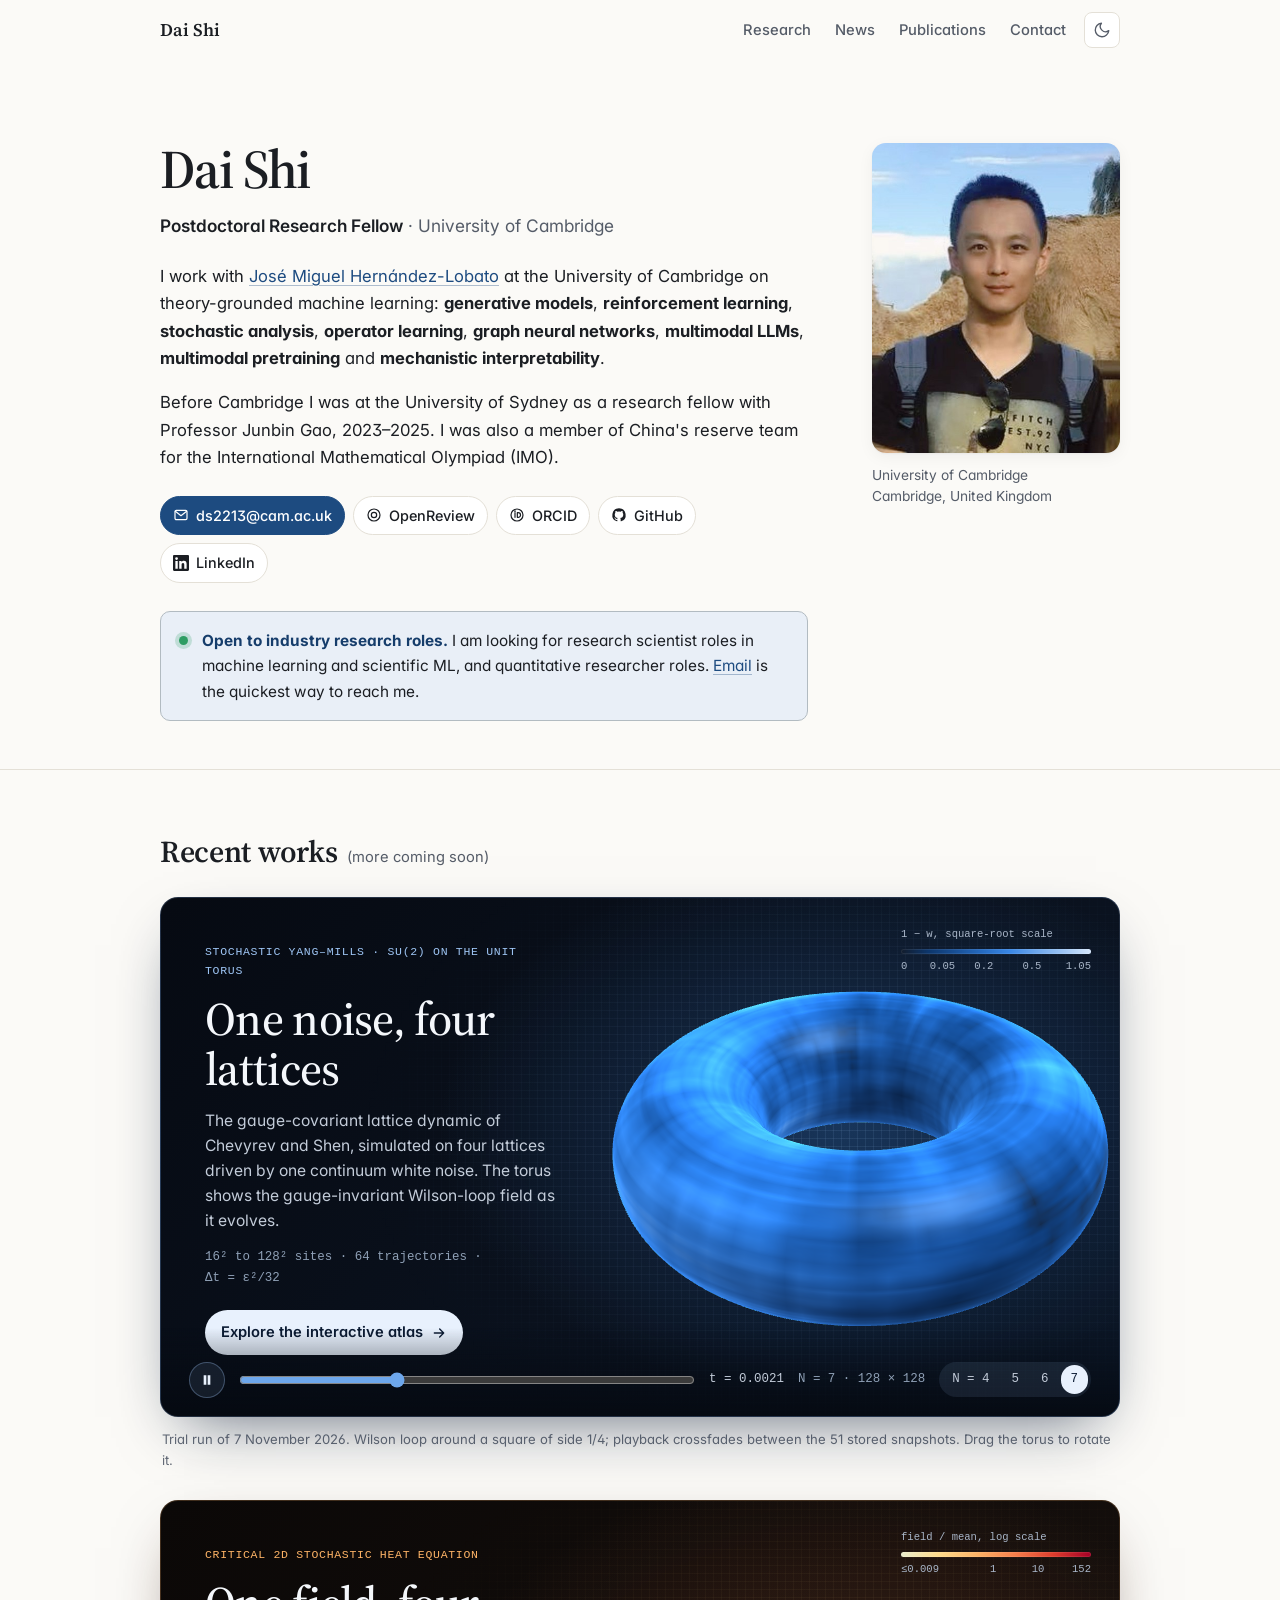
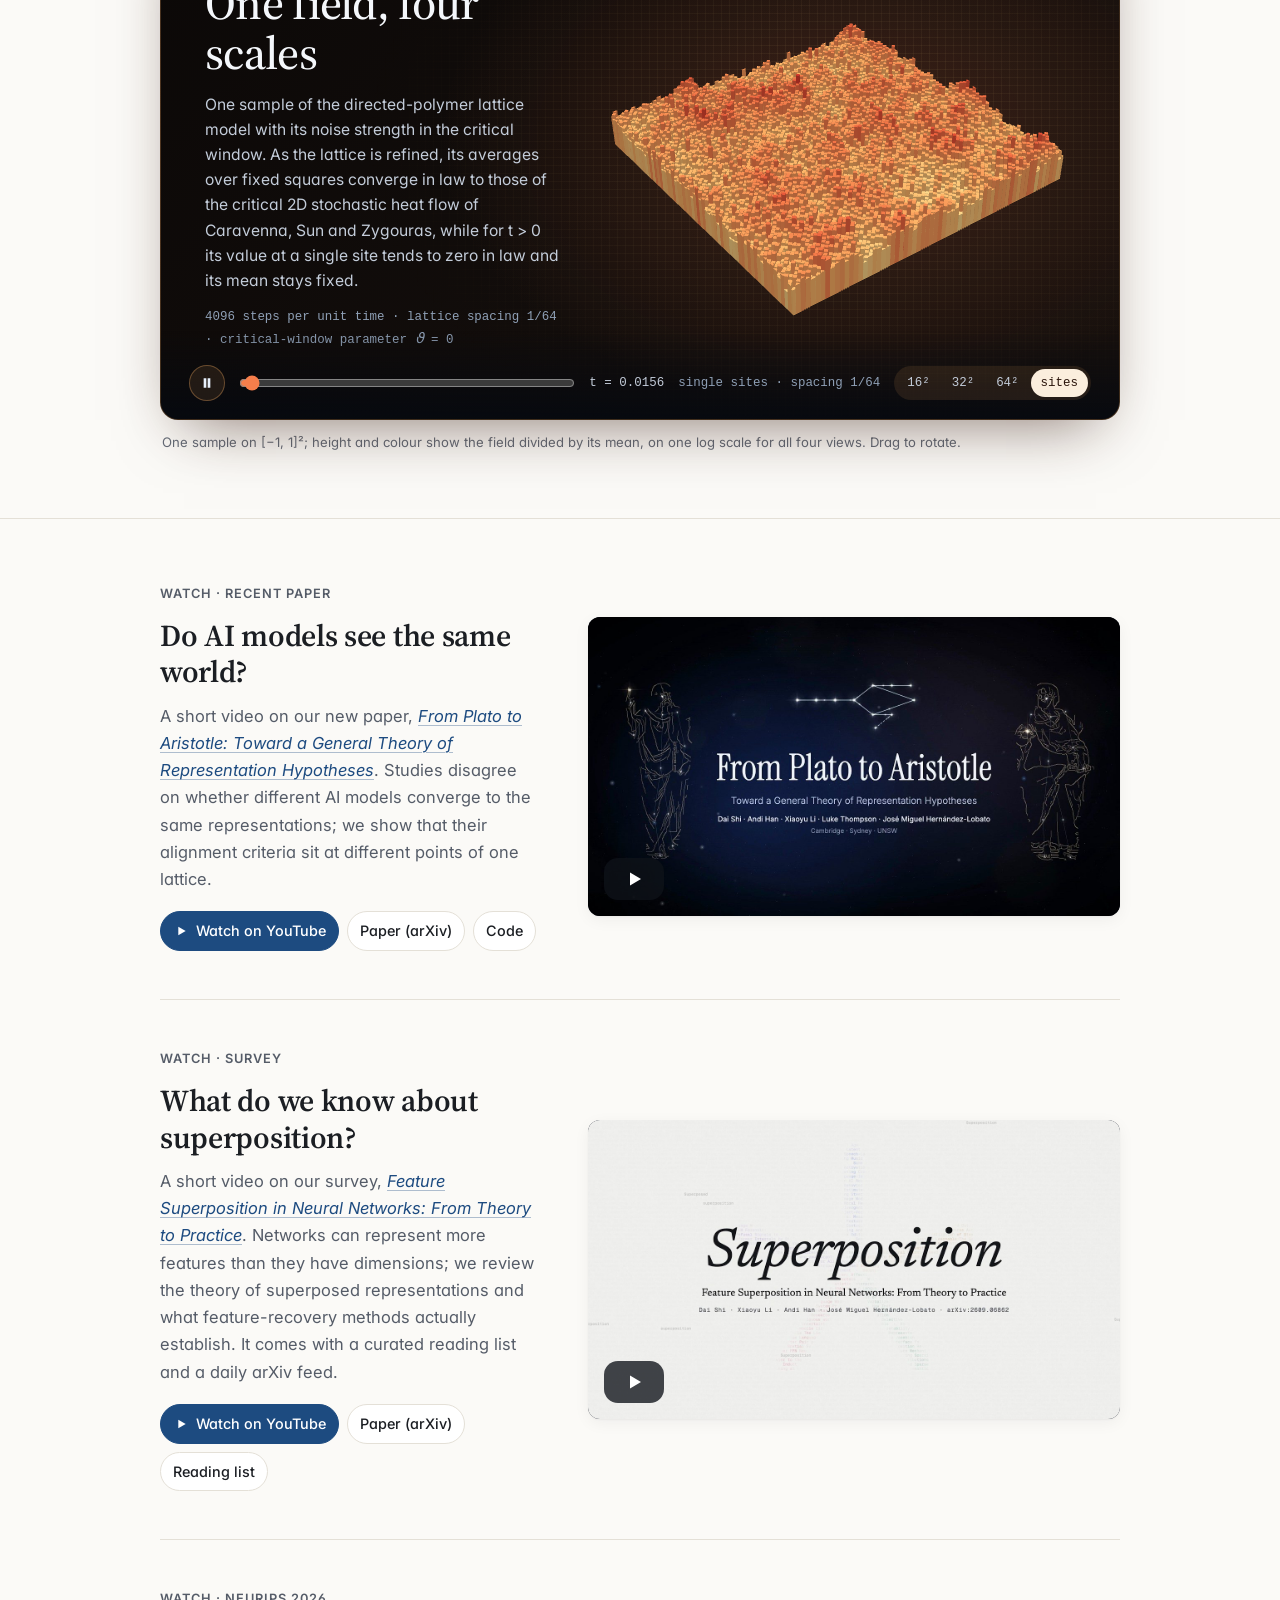
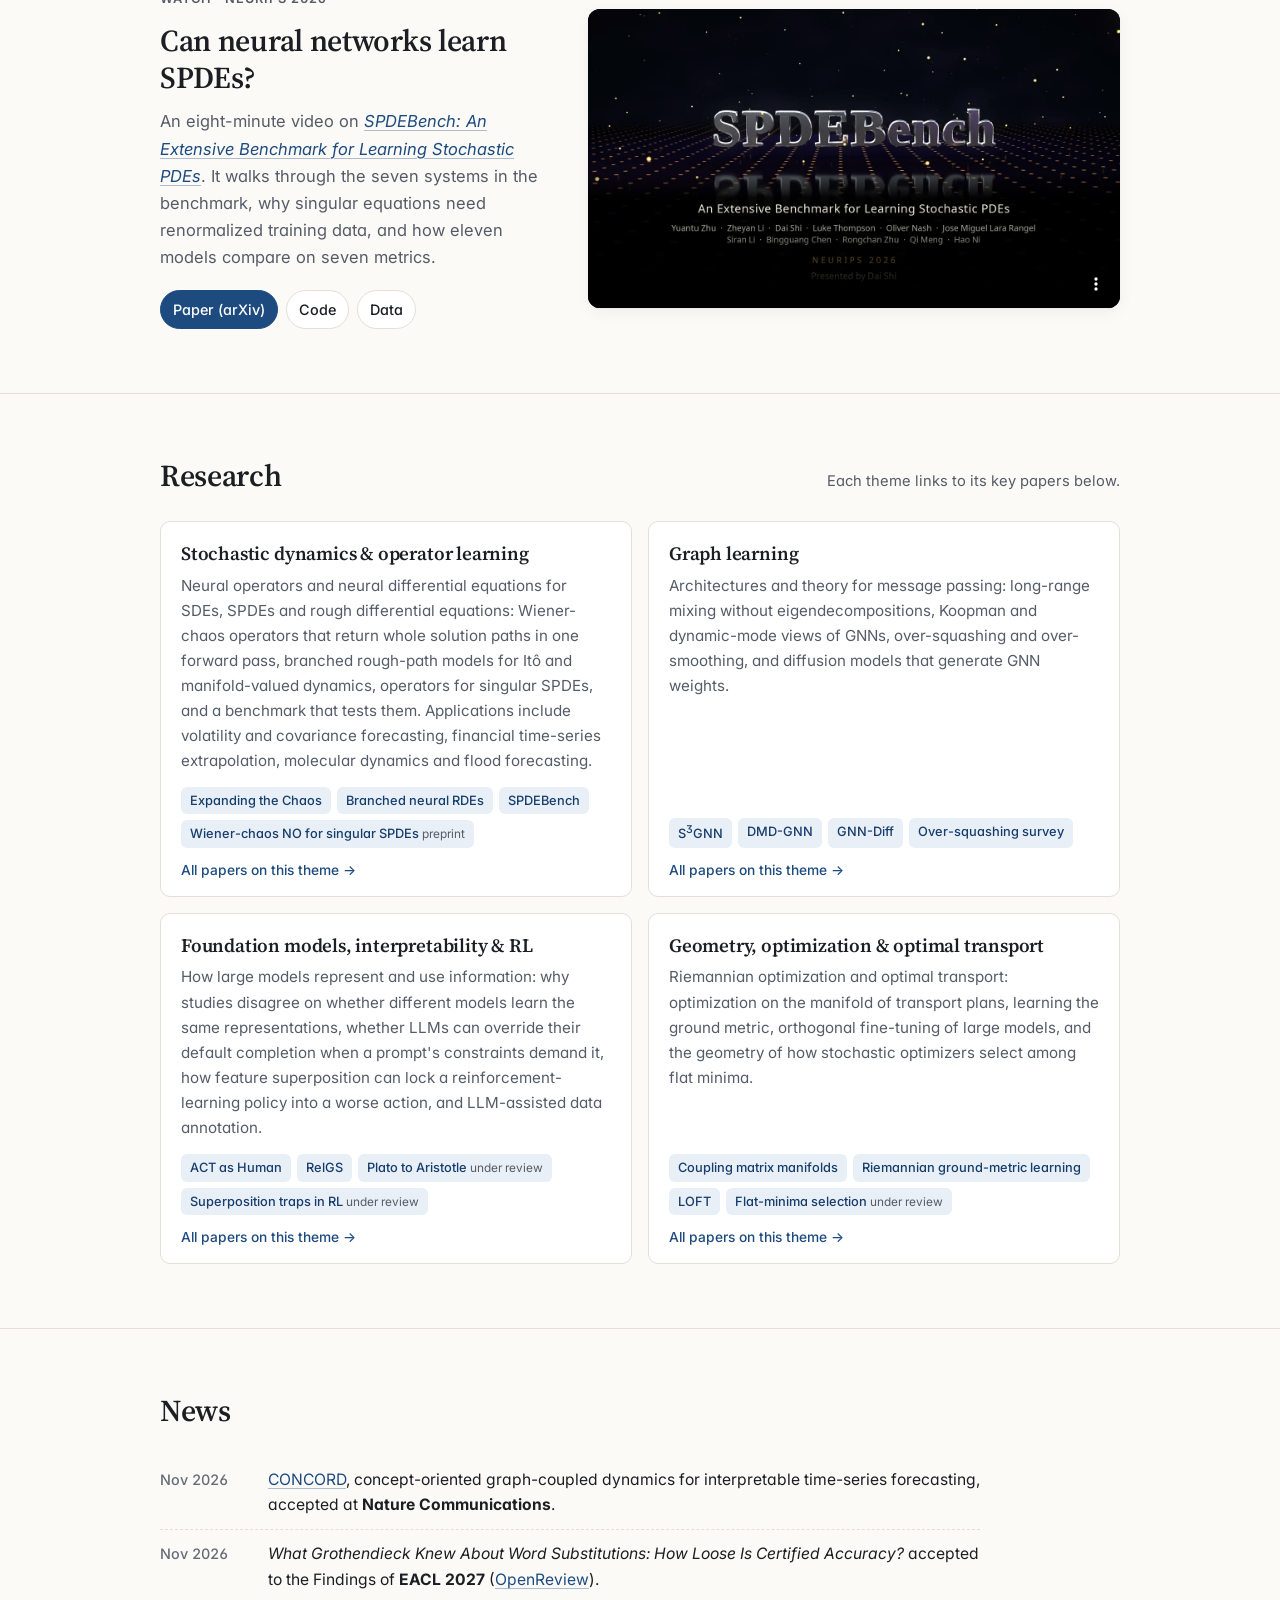
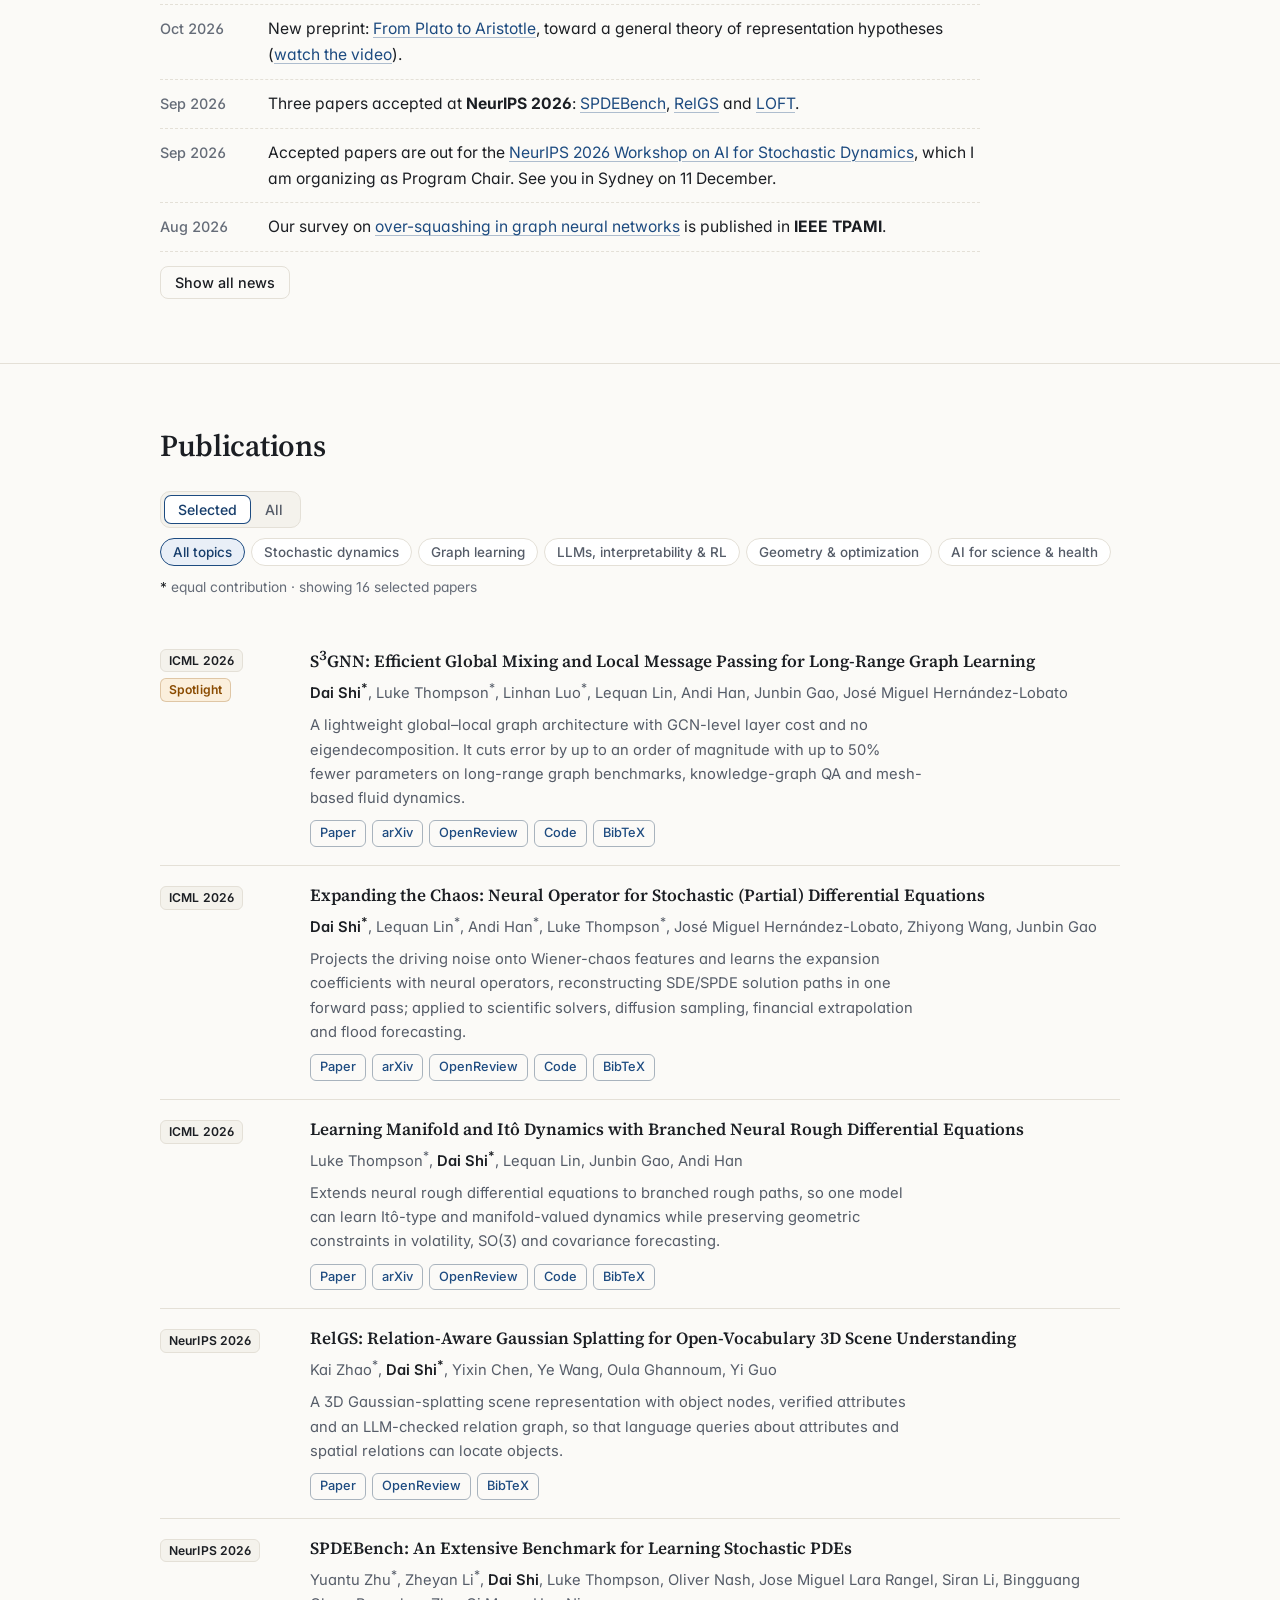
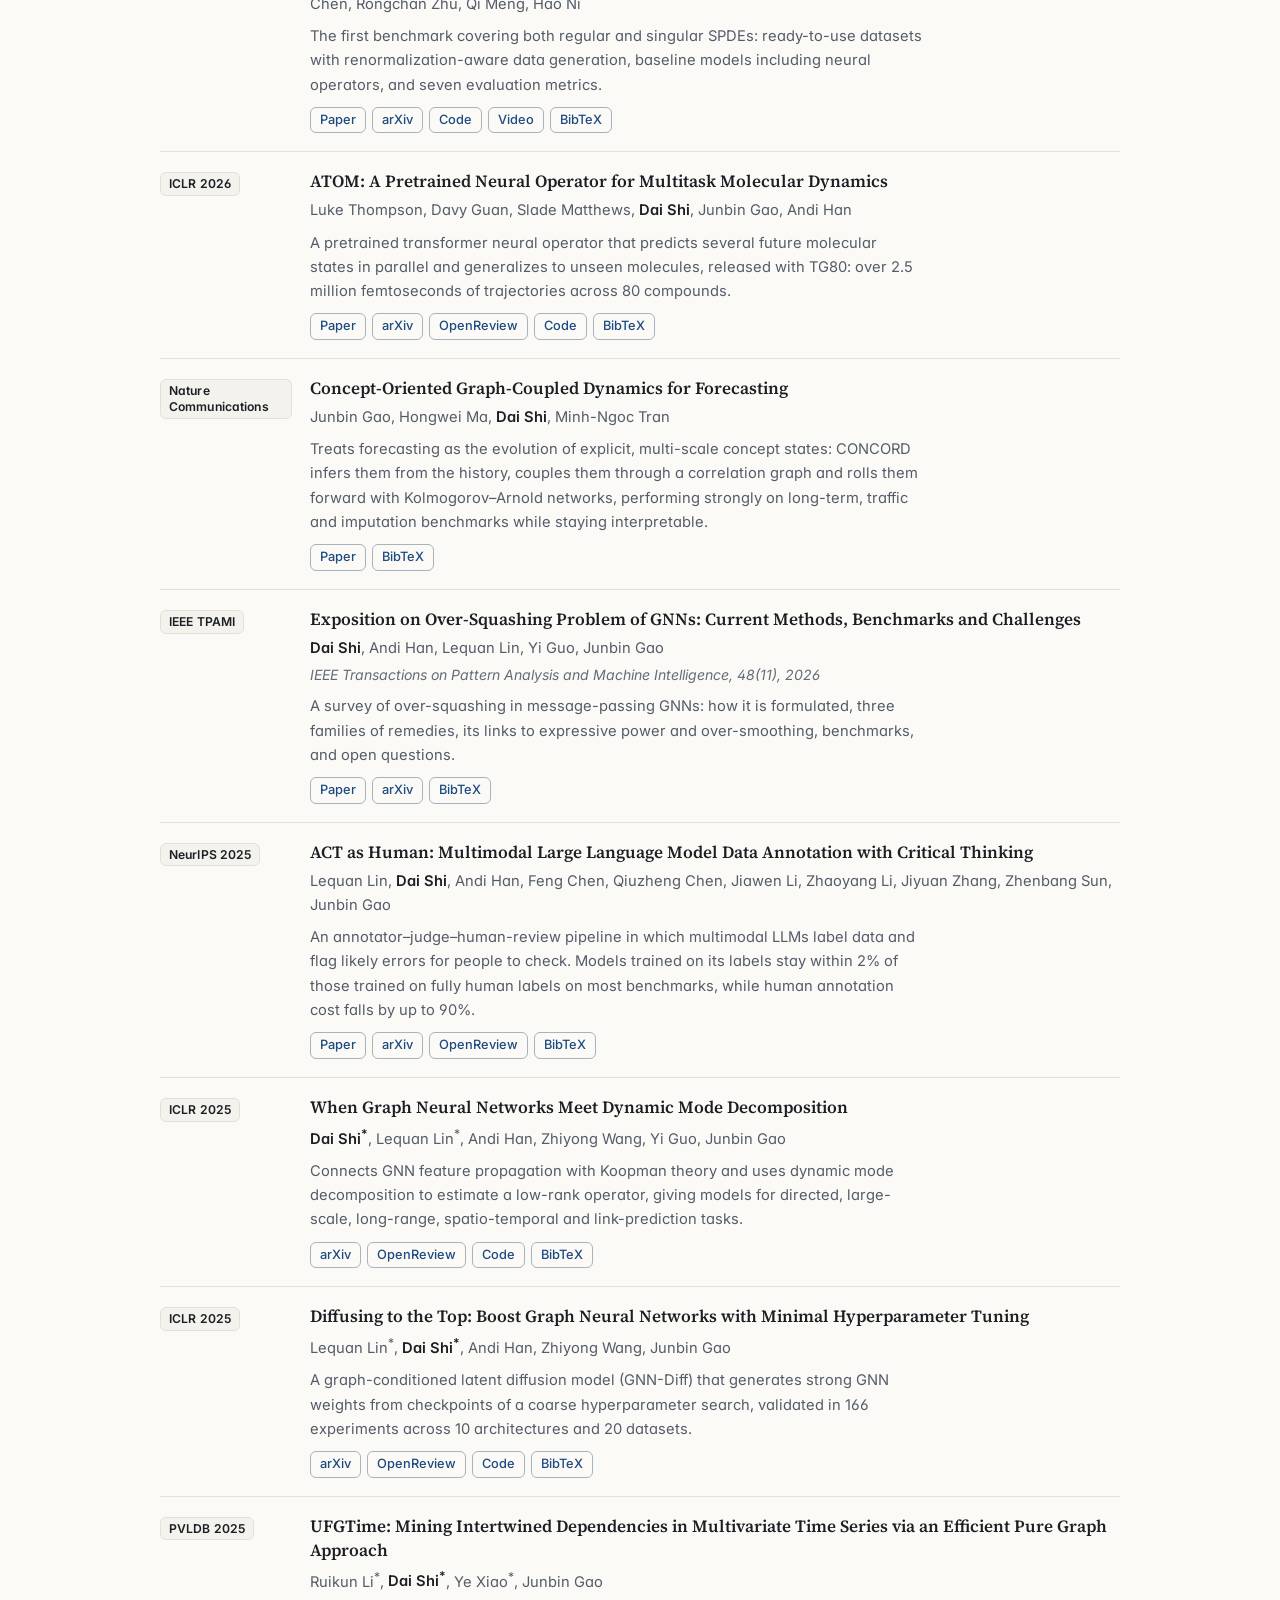
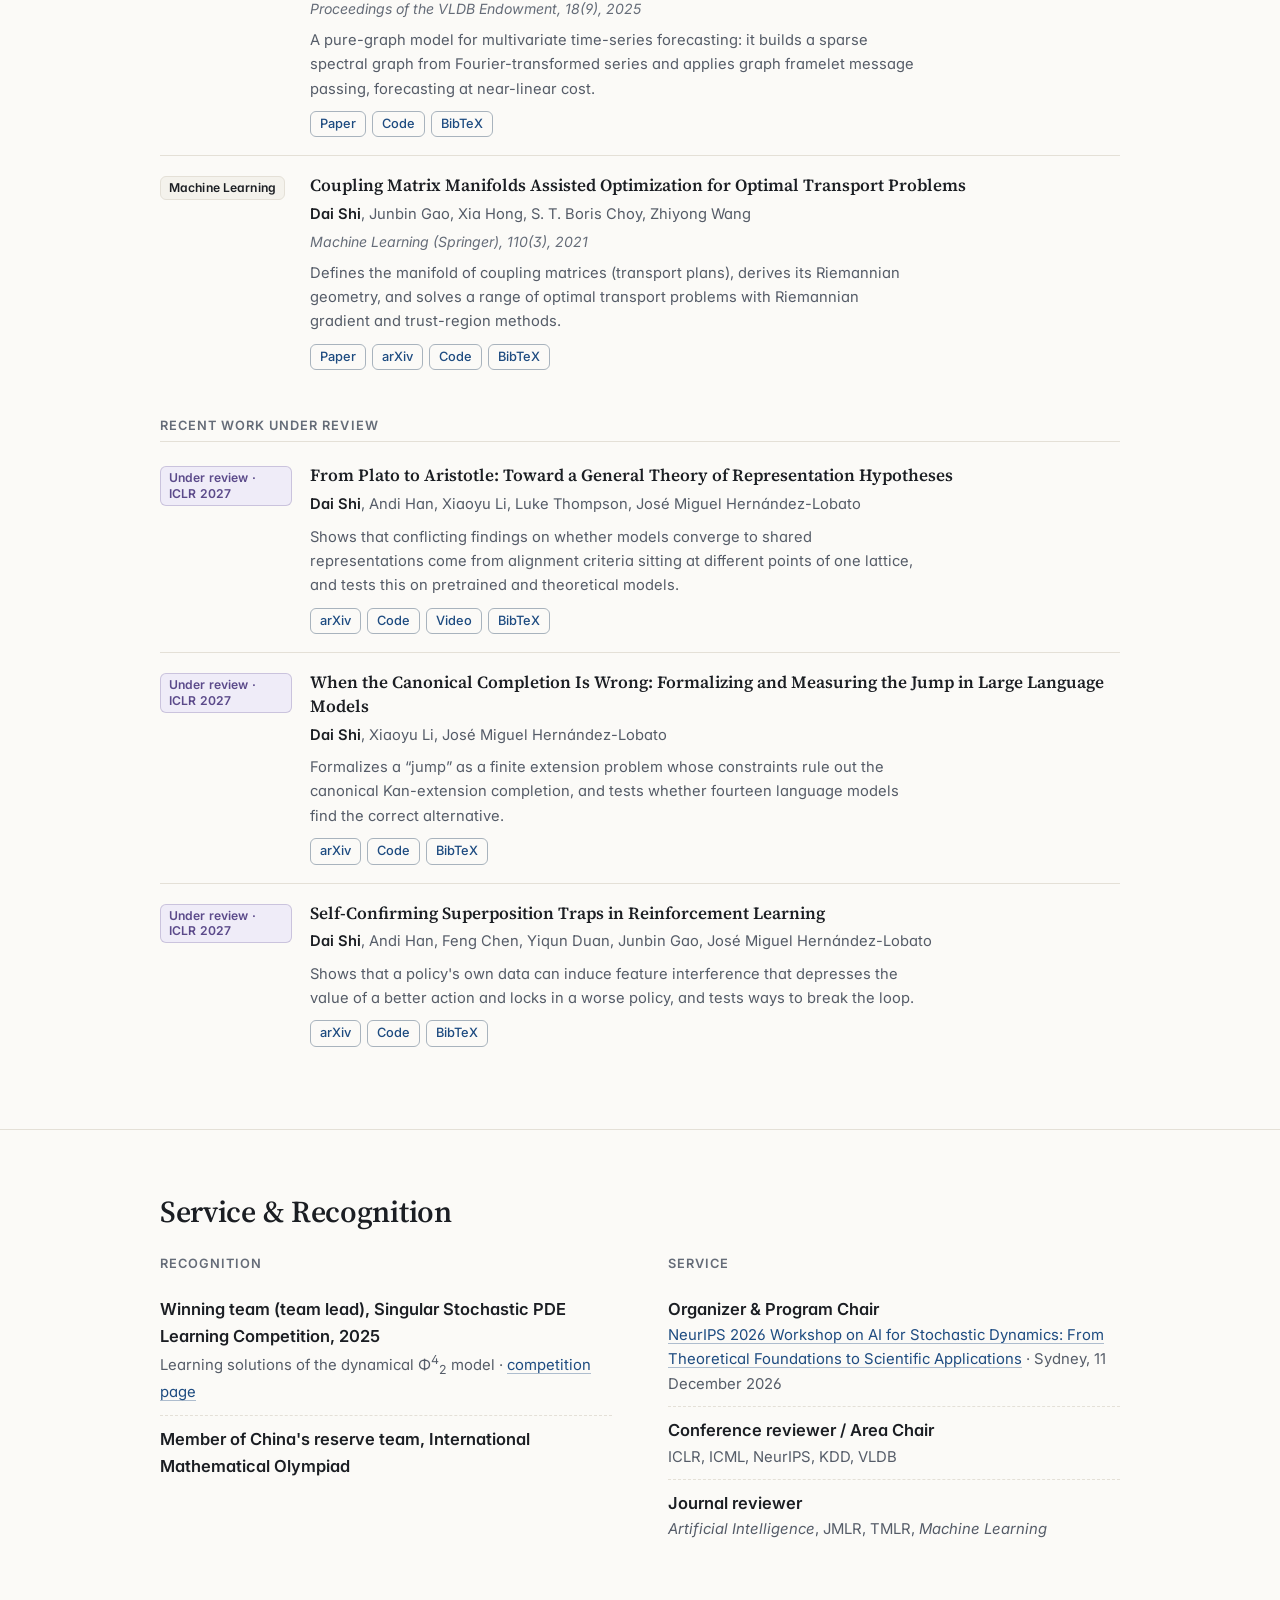
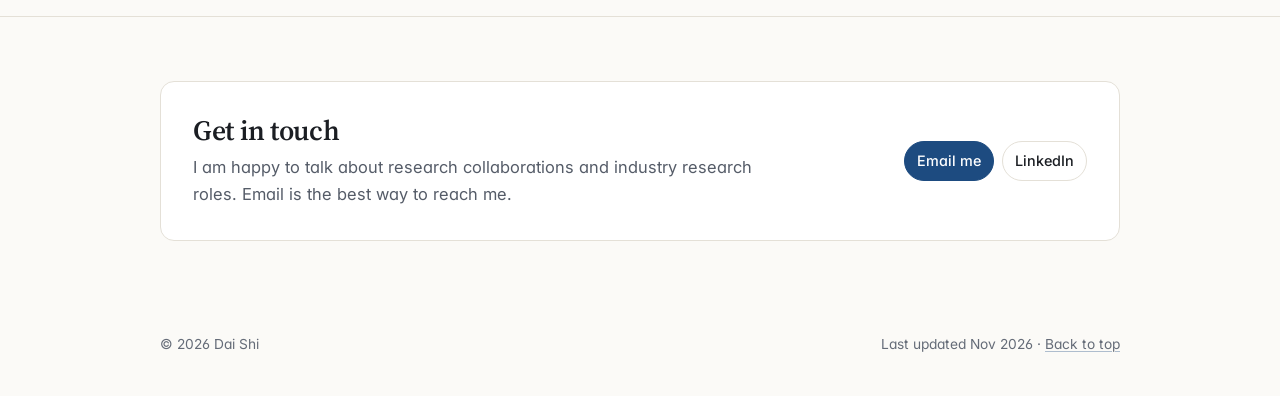
<file: index.html>
<!doctype html>
<html lang="en">
<head>
  <meta charset="utf-8">
  <meta name="viewport" content="width=device-width, initial-scale=1">
  <title>Dai Shi</title>
  <meta name="description" content="Dai Shi (Ethan Shi), machine learning postdoc at the University of Cambridge working on generative models, RL, operator learning, GNNs, multimodal LLMs and interpretability.">
  <meta name="author" content="Dai Shi">
  <link rel="canonical" href="https://eethanshi.github.io/">

  <meta property="og:type" content="profile">
  <meta property="og:title" content="Dai Shi">
  <meta property="og:description" content="Machine learning postdoc at the University of Cambridge: generative models, RL, operator learning, GNNs, multimodal LLMs and interpretability.">
  <meta property="og:url" content="https://eethanshi.github.io/">
  <meta property="og:image" content="https://eethanshi.github.io/assets/img/profile-square.jpg">
  <meta property="profile:first_name" content="Dai">
  <meta property="profile:last_name" content="Shi">
  <meta name="twitter:card" content="summary">

  <link rel="icon" href="assets/img/favicon.svg" type="image/svg+xml">
  <link rel="apple-touch-icon" href="assets/img/apple-touch-icon.png">

  <link rel="preconnect" href="https://fonts.googleapis.com">
  <link rel="preconnect" href="https://fonts.gstatic.com" crossorigin>
  <link rel="stylesheet" href="https://fonts.googleapis.com/css2?family=Inter:wght@400;500;600&family=Source+Serif+4:wght@400;600&display=swap">
  <link rel="stylesheet" href="assets/css/style.css?v=20261125b">

  <script>
    // Apply a saved theme before first paint to avoid a flash.
    (function () {
      try {
        var t = localStorage.getItem("theme");
        if (t === "light" || t === "dark") document.documentElement.setAttribute("data-theme", t);
      } catch (e) {}
    })();
  </script>

  <script type="application/ld+json">
  {
    "@context": "https://schema.org",
    "@type": "Person",
    "name": "Dai Shi",
    "alternateName": ["Ethan Shi", "Dai (Ethan) Shi"],
    "jobTitle": "Postdoctoral Research Fellow",
    "affiliation": { "@type": "CollegeOrUniversity", "name": "University of Cambridge" },
    "alumniOf": [
      { "@type": "CollegeOrUniversity", "name": "University of Sydney" },
      { "@type": "CollegeOrUniversity", "name": "University of Hong Kong" },
      { "@type": "CollegeOrUniversity", "name": "University of Oxford" }
    ],
    "email": "mailto:ds2213@cam.ac.uk",
    "url": "https://eethanshi.github.io/",
    "image": "https://eethanshi.github.io/assets/img/profile-square.jpg",
    "knowsAbout": ["Generative models", "Reinforcement learning", "Stochastic analysis", "Operator learning", "Neural operators", "Stochastic partial differential equations", "Graph neural networks", "Multimodal large language models", "Mechanistic interpretability", "Optimal transport"],
    "sameAs": [
      "https://openreview.net/profile?id=~Dai_Shi1",
      "https://orcid.org/0000-0002-6600-4325",
      "https://uk.linkedin.com/in/ethan-shi2213",
      "https://github.com/EEthanShi"
    ]
  }
  </script>
</head>
<body>
  <div class="sky" aria-hidden="true"><canvas class="sky-field"></canvas><canvas class="sky-glints"></canvas></div>
  <a class="skip-link" href="#main">Skip to content</a>

  <header class="site-header" id="top">
    <div class="wrap">
      <a class="brand" href="#top">Dai Shi</a>
      <div class="header-actions">
        <nav class="nav" id="site-nav" aria-label="Sections">
          <a href="#research">Research</a>
          <a href="#news">News</a>
          <a href="#publications">Publications</a>
          <a href="#contact">Contact</a>
        </nav>
        <button class="icon-btn theme-toggle" type="button" aria-label="Dark mode" aria-pressed="false">
          <svg class="icon-moon" viewBox="0 0 24 24" fill="none" stroke="currentColor" stroke-width="1.8" stroke-linecap="round" stroke-linejoin="round" aria-hidden="true"><path d="M21 12.8A9 9 0 1 1 11.2 3a7 7 0 0 0 9.8 9.8z"/></svg>
          <svg class="icon-sun" viewBox="0 0 24 24" fill="none" stroke="currentColor" stroke-width="1.8" stroke-linecap="round" stroke-linejoin="round" aria-hidden="true"><circle cx="12" cy="12" r="4.2"/><path d="M12 2v2M12 20v2M4.9 4.9l1.4 1.4M17.7 17.7l1.4 1.4M2 12h2M20 12h2M4.9 19.1l1.4-1.4M17.7 6.3l1.4-1.4"/></svg>
        </button>
        <button class="icon-btn menu-toggle" type="button" aria-label="Open menu" aria-controls="site-nav" aria-expanded="false">
          <svg viewBox="0 0 24 24" fill="none" stroke="currentColor" stroke-width="1.8" stroke-linecap="round" aria-hidden="true"><path d="M4 7h16M4 12h16M4 17h16"/></svg>
        </button>
      </div>
    </div>
  </header>

  <main id="main">

    <!-- ===== About ===== -->
    <section class="hero" id="about" aria-labelledby="name">
      <div class="wrap">
        <div class="hero-text">
          <h1 id="name">Dai Shi</h1>
          <p class="role"><strong>Postdoctoral Research Fellow</strong> · University of Cambridge</p>

          <div class="lede">
            <p>
              I work with <a href="https://jmhl.org/">José Miguel Hernández-Lobato</a> at the University of Cambridge on
              theory-grounded machine learning: <strong>generative models</strong>, <strong>reinforcement learning</strong>,
              <strong>stochastic analysis</strong>, <strong>operator learning</strong>, <strong>graph neural networks</strong>,
              <strong>multimodal LLMs</strong>, <strong>multimodal pretraining</strong> and
              <strong>mechanistic interpretability</strong>.
            </p>
            <p>
              Before Cambridge I was at the University of Sydney as a research fellow with Professor Junbin Gao,
              2023–2025. I was also a member of China's reserve team for the International Mathematical Olympiad (IMO).
            </p>
          </div>

          <ul class="links" aria-label="Profiles and contact">
            <li><a class="primary" href="mailto:ds2213@cam.ac.uk">
              <svg viewBox="0 0 24 24" fill="none" stroke="currentColor" stroke-width="1.8" stroke-linecap="round" stroke-linejoin="round" aria-hidden="true"><rect x="3" y="5" width="18" height="14" rx="2"/><path d="m3.5 6.5 8.5 6.5 8.5-6.5"/></svg>
              ds2213@cam.ac.uk</a></li>
            <li data-link="scholar" hidden><a href="#">
              <svg viewBox="0 0 24 24" fill="none" stroke="currentColor" stroke-width="1.8" stroke-linecap="round" stroke-linejoin="round" aria-hidden="true"><path d="M2 9.5 12 4l10 5.5-10 5.5z"/><path d="M6 11.7V16c0 1.7 2.7 3 6 3s6-1.3 6-3v-4.3"/></svg>
              Google Scholar</a></li>
            <li><a href="https://openreview.net/profile?id=~Dai_Shi1">
              <svg viewBox="0 0 24 24" fill="none" stroke="currentColor" stroke-width="1.8" stroke-linecap="round" stroke-linejoin="round" aria-hidden="true"><circle cx="12" cy="12" r="9"/><path d="M8 12a4 4 0 1 0 8 0 4 4 0 1 0-8 0"/></svg>
              OpenReview</a></li>
            <li><a href="https://orcid.org/0000-0002-6600-4325">
              <svg viewBox="0 0 24 24" fill="none" stroke="currentColor" stroke-width="1.8" stroke-linecap="round" stroke-linejoin="round" aria-hidden="true"><circle cx="12" cy="12" r="9"/><path d="M9 8.5v7M12.5 8.5h1.3a3.5 3.5 0 0 1 0 7h-1.3z"/><circle cx="9" cy="6.3" r=".4" fill="currentColor"/></svg>
              ORCID</a></li>
            <li><a href="https://github.com/EEthanShi">
              <svg viewBox="0 0 24 24" fill="currentColor" aria-hidden="true"><path d="M12 2a10 10 0 0 0-3.16 19.49c.5.09.68-.22.68-.48v-1.7c-2.78.6-3.37-1.34-3.37-1.34-.46-1.16-1.11-1.47-1.11-1.47-.91-.62.07-.61.07-.61 1 .07 1.53 1.03 1.53 1.03.9 1.52 2.34 1.08 2.91.83.09-.65.35-1.09.63-1.34-2.22-.25-4.55-1.11-4.55-4.94 0-1.09.39-1.98 1.03-2.68-.1-.25-.45-1.27.1-2.64 0 0 .84-.27 2.75 1.02a9.58 9.58 0 0 1 5 0c1.91-1.29 2.75-1.02 2.75-1.02.55 1.37.2 2.39.1 2.64.64.7 1.03 1.59 1.03 2.68 0 3.84-2.34 4.68-4.57 4.93.36.31.68.92.68 1.85v2.74c0 .27.18.58.69.48A10 10 0 0 0 12 2z"/></svg>
              GitHub</a></li>
            <li><a href="https://uk.linkedin.com/in/ethan-shi2213">
              <svg viewBox="0 0 24 24" fill="currentColor" aria-hidden="true"><path d="M20.45 20.45h-3.56v-5.57c0-1.33-.03-3.04-1.85-3.04-1.86 0-2.14 1.45-2.14 2.94v5.67H9.34V9h3.42v1.56h.05c.48-.9 1.64-1.85 3.37-1.85 3.6 0 4.27 2.37 4.27 5.46v6.28zM5.34 7.43a2.06 2.06 0 1 1 0-4.13 2.06 2.06 0 0 1 0 4.13zM7.12 20.45H3.56V9h3.56v11.45zM22.22 0H1.77C.79 0 0 .77 0 1.73v20.54C0 23.23.79 24 1.77 24h20.45c.98 0 1.78-.77 1.78-1.73V1.73C24 .77 23.2 0 22.22 0z"/></svg>
              LinkedIn</a></li>
          </ul>

          <div class="availability" role="note">
            <span class="dot" aria-hidden="true"></span>
            <p><strong>Open to industry research roles.</strong>
              I am looking for research scientist roles in machine learning and scientific ML, and quantitative
              researcher roles. <a href="mailto:ds2213@cam.ac.uk">Email</a> is the quickest way to reach me.</p>
          </div>
        </div>

        <figure class="portrait">
          <img src="assets/img/profile.jpg" width="480" height="600" alt="Portrait of Dai Shi">
          <figcaption>
            University of Cambridge<br>
            Cambridge, United Kingdom
          </figcaption>
        </figure>
      </div>
    </section>

    <!-- ===== Recent works ===== -->
    <section class="section" id="recent" aria-labelledby="recent-title">
      <div class="wrap">
        <div class="section-head section-head-inline">
          <h2 id="recent-title">Recent works</h2>
          <span class="aside">(more coming soon)</span>
        </div>

        <article class="ym-card" id="ym-card">
          <div class="ym-lattice-bg" aria-hidden="true"></div>
          <img class="ym-poster" src="assets/img/ym-torus.webp" width="900" height="760" alt="" decoding="async">
          <canvas class="ym-canvas" role="img"
                  aria-label="The Wilson-loop field of a two-dimensional SU(2) stochastic Yang–Mills simulation, drawn on a torus and evolving in time. Drag to rotate."></canvas>

          <div class="ym-copy">
            <p class="ym-kicker">Stochastic Yang–Mills · SU(2) on the unit torus</p>
            <h3 class="ym-title">One noise, four lattices</h3>
            <p class="ym-text">
              The gauge-covariant lattice dynamic of Chevyrev and Shen, simulated on four lattices driven by one
              continuum white noise. The torus shows the gauge-invariant Wilson-loop field as it evolves.
            </p>
            <p class="ym-facts">16² to 128² sites · 64 trajectories · Δt = ε²/32</p>
            <a class="ym-cta" href="https://eethanshi.github.io/sym2d-atlas/">
              Explore the interactive atlas
              <svg viewBox="0 0 24 24" fill="none" stroke="currentColor" stroke-width="2" stroke-linecap="round" stroke-linejoin="round" aria-hidden="true"><path d="M5 12h14M13 6l6 6-6 6"/></svg>
            </a>
          </div>

          <div class="ym-scale" aria-hidden="true">
            <span class="ym-scale-title">1 − w, square-root scale</span>
            <span class="ym-scale-bar"></span>
            <span class="ym-scale-ticks"><i style="left:0">0</i><i style="left:21.8%">0.05</i><i style="left:43.6%">0.2</i><i style="left:68.9%">0.5</i><i style="left:100%">1.05</i></span>
          </div>

          <div class="ym-hud">
            <button class="ym-play" type="button" aria-label="Pause" aria-pressed="true">
              <svg class="ym-icon-pause" viewBox="0 0 24 24" fill="currentColor" aria-hidden="true"><path d="M7 5h4v14H7zM13 5h4v14h-4z"/></svg>
              <svg class="ym-icon-play" viewBox="0 0 24 24" fill="currentColor" aria-hidden="true"><path d="M8 5.5v13l11-6.5z"/></svg>
            </button>
            <input class="ym-scrub" type="range" min="0" max="50" step="1" value="0" aria-label="Stored snapshot">
            <output class="ym-time">t = 0.0000</output>
            <span class="ym-lattice">N = 7 · 128 × 128</span>
            <div class="ym-chips" role="group" aria-label="Lattice drawn on the torus">
              <button class="ym-chip" type="button" data-n="4" aria-pressed="false">N = 4</button>
              <button class="ym-chip" type="button" data-n="5" aria-pressed="false">5</button>
              <button class="ym-chip" type="button" data-n="6" aria-pressed="false">6</button>
              <button class="ym-chip" type="button" data-n="7" aria-pressed="true">7</button>
            </div>
          </div>
        </article>
        <p class="ym-note">Trial run of 7 November 2026. Wilson loop around a square of side 1/4; playback crossfades between the 51 stored snapshots. Drag the torus to rotate it.</p>
        <article class="ym-card heat-card" id="heat-card">
          <div class="ym-lattice-bg" aria-hidden="true"></div>
          <canvas class="ym-canvas" role="img"
                  aria-label="One sample of the directed-polymer lattice model for the critical two-dimensional stochastic heat equation on the square [−1, 1]², drawn as a relief whose height and colour show the logarithm of the field divided by its mean, evolving in time. Drag to rotate."></canvas>

          <div class="ym-copy">
            <p class="ym-kicker">Critical 2D stochastic heat equation</p>
            <h3 class="ym-title">One field, four scales</h3>
            <p class="ym-text">
              One sample of the directed-polymer lattice model with its noise strength in the critical window. As the
              lattice is refined, its averages over fixed squares converge in law to those of the critical 2D stochastic
              heat flow of Caravenna, Sun and Zygouras, while for t &gt; 0 its value at a single site tends to zero in law
              and its mean stays fixed.
            </p>
            <p class="ym-facts">4096 steps per unit time · lattice spacing 1/64 · critical-window parameter <i class="heat-sym">ϑ</i> = 0</p>
          </div>

          <div class="ym-scale" aria-hidden="true">
            <span class="ym-scale-title">field / mean, log scale</span>
            <span class="ym-scale-bar"></span>
            <span class="ym-scale-ticks"><i style="left:0">≤0.009</i><i style="left:48.5%">1</i><i style="left:72.1%">10</i><i style="left:100%">152</i></span>
          </div>

          <div class="ym-hud">
            <button class="ym-play" type="button" aria-label="Play animation" aria-pressed="true">
              <svg class="ym-icon-pause" viewBox="0 0 24 24" fill="currentColor" aria-hidden="true"><path d="M7 5h4v14H7zM13 5h4v14h-4z"/></svg>
              <svg class="ym-icon-play" viewBox="0 0 24 24" fill="currentColor" aria-hidden="true"><path d="M8 5.5v13l11-6.5z"/></svg>
            </button>
            <input class="ym-scrub" type="range" min="0" max="64" step="1" value="0" aria-label="Stored snapshot">
            <output class="ym-time" aria-live="off">t = 0.0000</output>
            <span class="ym-lattice">single sites · spacing 1/64</span>
            <div class="ym-chips" role="group" aria-label="Scale drawn on the relief">
              <button class="ym-chip" type="button" data-view="b16" aria-pressed="false">16²</button>
              <button class="ym-chip" type="button" data-view="b32" aria-pressed="false">32²</button>
              <button class="ym-chip" type="button" data-view="b64" aria-pressed="false">64²</button>
              <button class="ym-chip" type="button" data-view="sites" aria-pressed="true">sites</button>
            </div>
          </div>
        </article>
        <p class="ym-note">One sample on [−1, 1]²; height and colour show the field divided by its mean, on one log scale for all four views. Drag to rotate.</p>
      </div>
    </section>

    <!-- ===== Featured video ===== -->
    <section class="section" id="video" aria-labelledby="video-title">
      <div class="wrap video-feature">
        <div class="video-text">
          <p class="eyebrow">Watch · Recent paper</p>
          <h2 id="video-title">Do AI models see the same world?</h2>
          <p>
            A short video on our new paper,
            <a href="#pub-plato_aristotle" data-pub="plato_aristotle"><em>From Plato to Aristotle: Toward a General Theory of
            Representation Hypotheses</em></a>. Studies disagree on whether different AI models converge to the same
            representations; we show that their alignment criteria sit at different points of one lattice.
          </p>
          <ul class="links">
            <li><a class="primary" href="https://www.youtube.com/watch?v=dmv-Oj-_XFI">
              <svg viewBox="0 0 24 24" fill="currentColor" aria-hidden="true"><path d="M8 5.5v13l11-6.5z"/></svg>
              Watch on YouTube</a></li>
            <li><a href="https://arxiv.org/abs/2610.20286">Paper (arXiv)</a></li>
            <li><a href="https://github.com/EEthanShi/LRH">Code</a></li>
          </ul>
        </div>
        <div class="video-frame">
          <a class="yt-facade" href="https://www.youtube.com/watch?v=dmv-Oj-_XFI" data-yt="dmv-Oj-_XFI"
             data-yt-title="Do AI Models See the Same World? Plato’s Cave, Four Studies, One Lattice">
            <img src="assets/img/video-plato-aristotle.jpg" width="1280" height="720" loading="lazy"
                 alt="Video title card: From Plato to Aristotle — Toward a General Theory of Representation Hypotheses">
            <span class="play" aria-hidden="true"><svg viewBox="0 0 24 24" fill="currentColor"><path d="M8 5.5v13l11-6.5z"/></svg></span>
            <span class="visually-hidden">Play video: Do AI Models See the Same World?</span>
          </a>
        </div>
      </div>

      <div class="wrap video-feature">
        <div class="video-text">
          <p class="eyebrow">Watch · Survey</p>
          <h2 id="video-superposition-title">What do we know about superposition?</h2>
          <p>
            A short video on our survey,
            <a href="#pub-superposition_survey" data-pub="superposition_survey"><em>Feature Superposition in Neural
            Networks: From Theory to Practice</em></a>. Networks can represent more features than they have
            dimensions; we review the theory of superposed representations and what feature-recovery methods
            actually establish. It comes with a curated reading list and a daily arXiv feed.
          </p>
          <ul class="links">
            <li><a class="primary" href="https://www.youtube.com/watch?v=scsMqFfoiKY">
              <svg viewBox="0 0 24 24" fill="currentColor" aria-hidden="true"><path d="M8 5.5v13l11-6.5z"/></svg>
              Watch on YouTube</a></li>
            <li><a href="https://arxiv.org/abs/2609.06862">Paper (arXiv)</a></li>
            <li><a href="https://github.com/EEthanShi/awesome-superposition">Reading list</a></li>
          </ul>
        </div>
        <div class="video-frame">
          <a class="yt-facade" href="https://www.youtube.com/watch?v=scsMqFfoiKY" data-yt="scsMqFfoiKY"
             data-yt-title="Superposition: what we know about features in neural networks, from theory to practice">
            <img src="assets/img/video-superposition.jpg" width="1280" height="720" loading="lazy"
                 alt="Video title card: Superposition — Feature Superposition in Neural Networks: From Theory to Practice">
            <span class="play" aria-hidden="true"><svg viewBox="0 0 24 24" fill="currentColor"><path d="M8 5.5v13l11-6.5z"/></svg></span>
            <span class="visually-hidden">Play video: Superposition, what we know about features in neural networks</span>
          </a>
        </div>
      </div>

      <div class="wrap video-feature" id="video-spdebench">
        <div class="video-text">
          <p class="eyebrow">Watch · NeurIPS 2026</p>
          <h2 id="video-spdebench-title">Can neural networks learn SPDEs?</h2>
          <p>
            An eight-minute video on
            <a href="#pub-spdebench" data-pub="spdebench"><em>SPDEBench: An Extensive Benchmark for Learning
            Stochastic PDEs</em></a>. It walks through the seven systems in the benchmark, why singular equations
            need renormalized training data, and how eleven models compare on seven metrics.
          </p>
          <ul class="links">
            <li><a class="primary" href="https://arxiv.org/abs/2505.18511">Paper (arXiv)</a></li>
            <li><a href="https://github.com/DeepIntoStreams/SPDEBench">Code</a></li>
            <li><a href="https://doi.org/10.57967/hf/8682">Data</a></li>
          </ul>
        </div>
        <div class="video-frame">
          <video controls preload="none" playsinline width="1280" height="720"
                 poster="assets/img/video-spdebench.jpg"
                 aria-label="SPDEBench explained, an eight-minute video with burned-in English subtitles">
            <source src="assets/video/spdebench.mp4" type="video/mp4">
            <a href="assets/video/spdebench.mp4">Download the SPDEBench video (MP4)</a>
          </video>
        </div>
      </div>
    </section>

    <!-- ===== Research ===== -->
    <section class="section" id="research" aria-labelledby="research-title">
      <div class="wrap">
        <div class="section-head">
          <h2 id="research-title">Research</h2>
          <span class="aside">Each theme links to its key papers below.</span>
        </div>
        <div class="themes" id="themes"><!-- rendered by main.js --></div>
      </div>
    </section>

    <!-- ===== News ===== -->
    <section class="section" id="news" aria-labelledby="news-title">
      <div class="wrap">
        <div class="section-head">
          <h2 id="news-title">News</h2>
        </div>
        <ul class="news" id="news-list"><!-- rendered by main.js --></ul>
        <button class="text-btn" type="button" id="news-more" aria-controls="news-list" aria-expanded="false" hidden>Show all news</button>
      </div>
    </section>

    <!-- ===== Publications ===== -->
    <section class="section" id="publications" aria-labelledby="pubs-title">
      <div class="wrap">
        <div class="section-head">
          <h2 id="pubs-title">Publications</h2>
          <span class="aside" data-link-text="scholar" hidden>Full list on <a href="#">Google Scholar</a></span>
        </div>

        <div class="pub-controls">
          <div class="segmented" role="group" aria-label="Which papers to show">
            <button type="button" data-view="selected" aria-pressed="true">Selected</button>
            <button type="button" data-view="all" aria-pressed="false">All</button>
          </div>
          <div class="chips" role="group" aria-label="Filter by topic" id="topic-chips"><!-- rendered by main.js --></div>
        </div>
        <p class="pub-meta-line"><span class="star">*</span> equal contribution · <span id="pub-count" role="status"></span></p>

        <div id="pub-list">
          <noscript>
            <p class="noscript-note">The publication list needs JavaScript. My papers are also listed on
              <a href="https://openreview.net/profile?id=~Dai_Shi1">OpenReview</a>.</p>
          </noscript>
        </div>
      </div>
    </section>

    <!-- ===== Service & recognition ===== -->
    <section class="section" id="service" aria-labelledby="service-title">
      <div class="wrap">
        <div class="section-head">
          <h2 id="service-title">Service &amp; Recognition</h2>
        </div>
        <div class="two-col">
          <div>
            <h3 class="col-title">Recognition</h3>
            <ul class="plain-list">
              <li>
                <span class="label">Winning team (team lead), Singular Stochastic PDE Learning Competition, 2025</span>
                <span class="sub">Learning solutions of the dynamical Φ<sup>4</sup><sub>2</sub> model ·
                  <a href="https://hackathon2.deepintomlf.ai/competitions/92/">competition page</a></span>
              </li>
              <li>
                <span class="label">Member of China's reserve team, International Mathematical Olympiad</span>
              </li>
            </ul>
          </div>
          <div>
            <h3 class="col-title">Service</h3>
            <ul class="plain-list">
              <li>
                <span class="label">Organizer &amp; Program Chair</span>
                <span class="sub"><a href="https://eethanshi.github.io/stochastic-dynamics-2026/">NeurIPS 2026 Workshop on AI for Stochastic Dynamics: From Theoretical Foundations to Scientific Applications</a> · Sydney, 11 December 2026</span>
              </li>
              <li>
                <span class="label">Conference reviewer / Area Chair</span>
                <span class="sub">ICLR, ICML, NeurIPS, KDD, VLDB</span>
              </li>
              <li>
                <span class="label">Journal reviewer</span>
                <span class="sub"><em>Artificial Intelligence</em>, JMLR, TMLR, <em>Machine Learning</em></span>
              </li>
            </ul>
          </div>
        </div>
      </div>
    </section>

    <!-- ===== Contact ===== -->
    <section class="section" id="contact" aria-labelledby="contact-title">
      <div class="wrap">
        <div class="contact-card">
          <div>
            <h2 id="contact-title">Get in touch</h2>
            <p>I am happy to talk about research collaborations and industry research roles. Email is the best way to reach me.</p>
          </div>
          <ul class="links">
            <li><a class="primary" href="mailto:ds2213@cam.ac.uk">Email me</a></li>
            <li><a href="https://uk.linkedin.com/in/ethan-shi2213">LinkedIn</a></li>
          </ul>
        </div>
      </div>
    </section>
  </main>

  <footer class="site-footer">
    <div class="wrap">
      <span>© <span id="year">2026</span> Dai Shi</span>
      <span>Last updated <span id="updated">October 2026</span> · <a href="#top">Back to top</a></span>
    </div>
  </footer>

  <script src="assets/js/data.js?v=20261118b"></script>
  <script src="assets/js/bibtex.js?v=20261118b"></script>
  <script src="assets/js/main.js?v=20261118b"></script>
  <script src="assets/js/yang-mills.js?v=20261118b"></script>
  <script src="assets/js/heat2d.js?v=20261125c"></script>
  <script src="assets/js/sky.js?v=20261118b"></script>
</body>
</html>
</file>
<file: assets/css/style.css>
/* ==========================================================================
   Dai Shi — personal website
   Plain CSS, no build step. Colours are tokens on :root; dark mode redefines them.
   ========================================================================== */

:root {
  --bg: #fbfaf7;
  --surface: #ffffff;
  --surface-2: #f4f2ec;
  --text: #1b1e23;
  --muted: #555c68;
  --faint: #656c78;
  --line: #e4e0d7;
  --line-strong: #cfc9bc;
  --accent: #1d4b80;
  --accent-hover: #143a66;
  --accent-soft: #e9eff7;
  --accent-ink: #163d6b;
  --award: #8a4b00;
  --award-soft: #fbefdc;
  --review: #5b4a8a;
  --review-soft: #efecf8;
  --focus: #2f6fd0;
  --shadow: 0 1px 2px rgba(20, 24, 31, 0.04), 0 4px 16px rgba(20, 24, 31, 0.05);
  --sky-display: none;

  --font-serif: "Source Serif 4", "Iowan Old Style", "Palatino Linotype", Georgia, serif;
  --font-sans: "Inter", system-ui, -apple-system, "Segoe UI", Roboto, "Helvetica Neue", Arial, sans-serif;
  --font-mono: ui-monospace, "SF Mono", Menlo, Consolas, monospace;

  --measure: 68ch;
  --page: 1040px;
  --gutter: clamp(16px, 4vw, 40px);
  --radius: 10px;
  color-scheme: light;
}

@media (prefers-color-scheme: dark) {
  :root:not([data-theme="light"]) {
    --bg: #0a0e17;
    --sky-display: block;
    --surface: #151a21;
    --surface-2: #1a2028;
    --text: #e7e9ec;
    --muted: #aab1bc;
    --faint: #8d95a1;
    --line: #252c36;
    --line-strong: #364050;
    --accent: #8db6ea;
    --accent-hover: #b0cdf2;
    --accent-soft: #18263a;
    --accent-ink: #b7d1f3;
    --award: #f0bb6b;
    --award-soft: #2e2416;
    --review: #c3b5f0;
    --review-soft: #241f36;
    --focus: #8db6ea;
    --shadow: 0 1px 2px rgba(0, 0, 0, 0.3), 0 4px 16px rgba(0, 0, 0, 0.25);
    color-scheme: dark;
  }
}

:root[data-theme="dark"] {
  --bg: #0a0e17;
  --sky-display: block;
  --surface: #151a21;
  --surface-2: #1a2028;
  --text: #e7e9ec;
  --muted: #aab1bc;
  --faint: #8d95a1;
  --line: #252c36;
  --line-strong: #364050;
  --accent: #8db6ea;
  --accent-hover: #b0cdf2;
  --accent-soft: #18263a;
  --accent-ink: #b7d1f3;
  --award: #f0bb6b;
  --award-soft: #2e2416;
  --review: #c3b5f0;
  --review-soft: #241f36;
  --focus: #8db6ea;
  --shadow: 0 1px 2px rgba(0, 0, 0, 0.3), 0 4px 16px rgba(0, 0, 0, 0.25);
  color-scheme: dark;
}

/* ---------- Base ---------- */

*, *::before, *::after { box-sizing: border-box; }

html {
  -webkit-text-size-adjust: 100%;
  text-size-adjust: 100%;
  scroll-behavior: smooth;
  scroll-padding-top: 80px;
}

body {
  margin: 0;
  background: var(--bg);
  color: var(--text);
  font-family: var(--font-sans);
  font-size: 16.5px;
  line-height: 1.65;
  font-feature-settings: "cv11", "ss01";
  -webkit-font-smoothing: antialiased;
  -moz-osx-font-smoothing: grayscale;
  overflow-x: hidden;
}

/* Starry sky behind the page, dark theme only; painted by assets/js/sky.js. */
.sky {
  display: var(--sky-display);
  position: fixed;
  inset: 0;
  z-index: -1;
  overflow: hidden;
  pointer-events: none;
  opacity: 0;
  transition: opacity 0.9s ease;
}
.sky.is-ready { opacity: 1; }
.sky canvas { position: absolute; top: 0; left: 0; }

img { max-width: 100%; height: auto; display: block; }

a {
  color: var(--accent);
  text-decoration: underline;
  text-decoration-color: color-mix(in srgb, var(--accent) 35%, transparent);
  text-underline-offset: 0.18em;
  text-decoration-thickness: 1px;
  transition: color 0.15s ease, text-decoration-color 0.15s ease;
}
a:hover { color: var(--accent-hover); text-decoration-color: currentColor; }

:focus-visible {
  outline: 2px solid var(--focus);
  outline-offset: 2px;
  border-radius: 4px;
}

h1, h2, h3 {
  font-family: var(--font-serif);
  font-weight: 600;
  line-height: 1.2;
  letter-spacing: -0.01em;
  margin: 0;
}

p { margin: 0 0 1em; }

.visually-hidden {
  position: absolute !important;
  width: 1px; height: 1px;
  padding: 0; margin: -1px;
  overflow: hidden; clip: rect(0 0 0 0);
  white-space: nowrap; border: 0;
}

.skip-link {
  position: absolute;
  left: 12px; top: -48px;
  background: var(--surface);
  color: var(--text);
  padding: 8px 14px;
  border-radius: 8px;
  border: 1px solid var(--line-strong);
  z-index: 100;
  transition: top 0.15s ease;
}
.skip-link:focus { top: 12px; }

.wrap {
  max-width: var(--page);
  margin: 0 auto;
  padding: 0 var(--gutter);
}

/* ---------- Header ---------- */

.site-header {
  position: sticky;
  top: 0;
  z-index: 50;
  background: var(--bg);
  background: color-mix(in srgb, var(--bg) 88%, transparent);
  backdrop-filter: saturate(160%) blur(10px);
  -webkit-backdrop-filter: saturate(160%) blur(10px);
  border-bottom: 1px solid transparent;
  transition: border-color 0.2s ease;
}
.site-header.is-scrolled { border-bottom-color: var(--line); }

/* Over the starry sky the header stays see-through until the page scrolls,
   and the section rules fade out towards the edges of the window. */
:root[data-theme="dark"] .site-header:not(.is-scrolled) {
  background: transparent;
  backdrop-filter: none;
  -webkit-backdrop-filter: none;
}
:root[data-theme="dark"] .section {
  border-image: linear-gradient(90deg, transparent, var(--line) 18%, var(--line) 82%, transparent) 1;
}
@media (prefers-color-scheme: dark) {
  :root:not([data-theme="light"]) .site-header:not(.is-scrolled) {
    background: transparent;
    backdrop-filter: none;
    -webkit-backdrop-filter: none;
  }
  :root:not([data-theme="light"]) .section {
    border-image: linear-gradient(90deg, transparent, var(--line) 18%, var(--line) 82%, transparent) 1;
  }
}

.site-header .wrap {
  display: flex;
  align-items: center;
  justify-content: space-between;
  gap: 16px;
  height: 60px;
}

.brand {
  font-family: var(--font-serif);
  font-weight: 600;
  font-size: 1.12rem;
  color: var(--text);
  text-decoration: none;
  white-space: nowrap;
}
.brand:hover { color: var(--accent); }

.nav {
  display: flex;
  align-items: center;
  gap: 4px;
}
.nav a {
  color: var(--muted);
  text-decoration: none;
  font-size: 0.92rem;
  font-weight: 500;
  padding: 6px 10px;
  border-radius: 8px;
}
.nav a:hover { color: var(--text); background: var(--surface-2); }
.nav a.is-active { color: var(--text); }

.icon-btn {
  display: inline-flex;
  align-items: center;
  justify-content: center;
  width: 36px; height: 36px;
  border-radius: 8px;
  border: 1px solid var(--line);
  background: var(--surface);
  color: var(--muted);
  cursor: pointer;
  flex: none;
}
.icon-btn:hover { color: var(--text); border-color: var(--line-strong); }
.icon-btn svg { width: 18px; height: 18px; }
.theme-toggle .icon-sun { display: none; }
:root[data-theme="dark"] .theme-toggle .icon-sun { display: block; }
:root[data-theme="dark"] .theme-toggle .icon-moon { display: none; }
@media (prefers-color-scheme: dark) {
  :root:not([data-theme="light"]) .theme-toggle .icon-sun { display: block; }
  :root:not([data-theme="light"]) .theme-toggle .icon-moon { display: none; }
}

.header-actions { display: flex; align-items: center; gap: 8px; }
.menu-toggle { display: none; }

@media (max-width: 820px) {
  .menu-toggle { display: inline-flex; }
  .nav {
    position: absolute;
    top: 60px; left: 0; right: 0;
    flex-direction: column;
    align-items: stretch;
    gap: 0;
    padding: 8px var(--gutter) 16px;
    background: var(--bg);
    border-bottom: 1px solid var(--line);
    display: none;
  }
  .nav.is-open { display: flex; }
  .nav a { padding: 10px 4px; font-size: 1rem; border-radius: 0; border-bottom: 1px solid var(--line); }
  .nav a:last-child { border-bottom: 0; }
}

/* ---------- Hero ---------- */

.hero {
  padding: clamp(36px, 7vw, 76px) 0 clamp(28px, 5vw, 48px);
}
.hero .wrap {
  display: grid;
  grid-template-columns: minmax(0, 1fr) 248px;
  gap: clamp(28px, 5vw, 64px);
  align-items: start;
}

.eyebrow {
  font-size: 0.8rem;
  font-weight: 600;
  letter-spacing: 0.08em;
  text-transform: uppercase;
  color: var(--faint);
  margin: 0 0 14px;
}

.hero h1 {
  font-size: clamp(2.3rem, 5.2vw, 3.4rem);
  font-weight: 600;
  letter-spacing: -0.02em;
  margin-bottom: 10px;
}
.hero h1 .alt { color: var(--faint); font-weight: 400; }

.hero .role {
  font-size: 1.08rem;
  color: var(--muted);
  margin-bottom: 22px;
}
.hero .role strong { color: var(--text); font-weight: 600; }

.hero .lede {
  max-width: var(--measure);
  font-size: 1.04rem;
}

.portrait {
  margin: 6px 0 0;
}
.portrait img {
  width: 100%;
  aspect-ratio: 4 / 5;
  object-fit: cover;
  border-radius: 14px;
  box-shadow: var(--shadow);
  background: var(--surface-2);
}
.portrait figcaption {
  margin-top: 12px;
  font-size: 0.86rem;
  color: var(--muted);
  line-height: 1.5;
}
.portrait figcaption a { color: inherit; }

.links {
  display: flex;
  flex-wrap: wrap;
  gap: 8px;
  margin: 24px 0 0;
  padding: 0;
  list-style: none;
}
.links a {
  display: inline-flex;
  align-items: center;
  gap: 7px;
  font-size: 0.9rem;
  font-weight: 500;
  color: var(--text);
  text-decoration: none;
  padding: 7px 12px;
  border: 1px solid var(--line);
  border-radius: 999px;
  background: var(--surface);
  transition: border-color 0.15s ease, background 0.15s ease;
}
.links a:hover { border-color: var(--line-strong); background: var(--surface-2); color: var(--text); }
.links a.primary { background: var(--accent); border-color: var(--accent); color: #fff; }
.links a.primary:hover { background: var(--accent-hover); border-color: var(--accent-hover); }
:root[data-theme="dark"] .links a.primary { color: #0e1116; }
@media (prefers-color-scheme: dark) { :root:not([data-theme="light"]) .links a.primary { color: #0e1116; } }
.links svg { width: 16px; height: 16px; flex: none; }

@media (max-width: 760px) {
  .hero .wrap { grid-template-columns: 1fr; gap: 20px; }
  .portrait { order: -1; width: 112px; margin: 0; }
  .portrait img { border-radius: 12px; }
  .portrait figcaption { display: none; }
  /* On phones, put contact links and the availability note before the longer bio. */
  .hero-text { display: flex; flex-direction: column; }
  .hero-text .lede { order: 1; margin-top: 24px; }
  .hero-text .links { margin-top: 4px; }
  .availability { margin-top: 18px; }
}

/* ---------- Open-to-roles banner ---------- */

.availability {
  margin-top: 28px;
  max-width: var(--measure);
  display: flex;
  gap: 14px;
  align-items: flex-start;
  padding: 16px 18px;
  border: 1px solid color-mix(in srgb, var(--accent) 25%, var(--line));
  background: var(--accent-soft);
  border-radius: var(--radius);
  font-size: 0.96rem;
}
.availability .dot {
  flex: none;
  width: 9px; height: 9px;
  margin-top: 8px;
  border-radius: 50%;
  background: #2e9d63;
  box-shadow: 0 0 0 4px color-mix(in srgb, #2e9d63 22%, transparent);
}
.availability p { margin: 0; }
.availability strong { color: var(--accent-ink); }

/* ---------- Sections ---------- */

.section {
  padding: clamp(40px, 6vw, 64px) 0;
  border-top: 1px solid var(--line);
}

.section-head {
  display: flex;
  align-items: baseline;
  justify-content: space-between;
  gap: 16px;
  flex-wrap: wrap;
  margin-bottom: 26px;
}
.section-head h2 { font-size: clamp(1.55rem, 3vw, 1.9rem); }
.section-head .aside { color: var(--muted); font-size: 0.92rem; }

/* ---------- Recent works: live Yang-Mills torus (dark in both themes) ---------- */

.section-head-inline { justify-content: flex-start; gap: 10px; }

.ym-card {
  --ym-cell: 8px;
  position: relative;
  isolation: isolate;
  min-height: 520px;
  overflow: hidden;
  border-radius: 18px;
  border: 1px solid rgba(141, 182, 234, 0.2);
  background:
    radial-gradient(60% 75% at 71% 44%, rgba(57, 135, 229, 0.3), rgba(57, 135, 229, 0) 70%),
    linear-gradient(135deg, #060a12 0%, #0a111d 55%, #0b1626 100%);
  box-shadow: 0 24px 60px -24px rgba(8, 24, 52, 0.65);
  color: #e8edf5;
}

/* Faint lattice behind the torus; its spacing follows the selected N. */
.ym-lattice-bg {
  position: absolute;
  inset: 0;
  z-index: -1;
  background-image:
    linear-gradient(rgba(158, 197, 244, 0.1) 1px, transparent 1px),
    linear-gradient(90deg, rgba(158, 197, 244, 0.1) 1px, transparent 1px);
  background-size: var(--ym-cell) var(--ym-cell);
  -webkit-mask-image: radial-gradient(70% 90% at 71% 46%, #000 0%, transparent 72%);
  mask-image: radial-gradient(70% 90% at 71% 46%, #000 0%, transparent 72%);
  transition: background-size 0.5s ease;
}

.ym-canvas,
.ym-poster {
  position: absolute;
  inset: 0;
  width: 100%;
  height: 100%;
}
.ym-canvas {
  display: block;
  cursor: grab;
  touch-action: pan-y;
  opacity: 0;
  transition: opacity 0.8s ease;
}
.ym-canvas.is-dragging { cursor: grabbing; }
.ym-poster {
  left: auto;
  right: -3%;
  width: 62%;
  object-fit: contain;
  pointer-events: none;
  transition: opacity 0.8s ease;
}
.ym-ready .ym-canvas { opacity: 1; }
.ym-ready .ym-poster { opacity: 0; }

.ym-copy {
  position: relative;
  max-width: 400px;
  padding: clamp(28px, 4vw, 44px) 0 0 clamp(24px, 4vw, 44px);
}
.ym-kicker {
  margin: 0 0 14px;
  font-family: var(--font-mono);
  font-size: 0.72rem;
  letter-spacing: 0.06em;
  text-transform: uppercase;
  color: #9ec5f4;
}
.ym-title {
  margin: 0 0 14px;
  font-family: var(--font-serif);
  font-size: clamp(2rem, 4.4vw, 2.9rem);
  font-weight: 500;
  line-height: 1.08;
  letter-spacing: -0.015em;
  color: #f4f7fb;
}
.ym-text { margin: 0 0 14px; font-size: 0.98rem; line-height: 1.6; color: #c3ccd9; }
.ym-facts { margin: 0 0 22px; font-family: var(--font-mono); font-size: 0.78rem; color: #8fa0b6; }
.ym-cta {
  display: inline-flex;
  align-items: center;
  gap: 8px;
  padding: 10px 16px;
  border-radius: 999px;
  background: #e8f1fd;
  color: #0b1b33;
  font-size: 0.92rem;
  font-weight: 600;
  text-decoration: none;
  transition: background 0.15s ease, transform 0.15s ease;
}
.ym-cta svg { width: 16px; height: 16px; transition: transform 0.15s ease; }
.ym-cta:hover { background: #fff; color: #0b1b33; }
.ym-cta:hover svg { transform: translateX(3px); }

.ym-scale {
  position: absolute;
  top: clamp(20px, 3vw, 28px);
  right: clamp(20px, 3vw, 28px);
  width: 190px;
  pointer-events: none;
  font-family: var(--font-mono);
  font-size: 0.66rem;
  color: #a9b6c8;
}
.ym-scale-title { display: block; margin-bottom: 6px; }
.ym-scale-bar {
  display: block;
  height: 5px;
  border-radius: 3px;
  background: linear-gradient(90deg, #121c2c, #0d366b, #184f95, #256abf, #3987e5, #6da7ec, #9ec5f4, #d6e7fc);
  box-shadow: inset 0 0 0 1px rgba(255, 255, 255, 0.08);
}
.ym-scale-ticks { position: relative; display: block; height: 14px; margin-top: 4px; }
.ym-scale-ticks i { position: absolute; font-style: normal; transform: translateX(-50%); }
.ym-scale-ticks i:first-child { transform: none; }
.ym-scale-ticks i:last-child { transform: translateX(-100%); }

.ym-hud {
  position: absolute;
  left: 0;
  right: 0;
  bottom: 0;
  display: flex;
  align-items: center;
  gap: 14px;
  padding: 34px clamp(20px, 3vw, 28px) 18px;
  background: linear-gradient(0deg, rgba(5, 9, 16, 0.85), rgba(5, 9, 16, 0));
  font-family: var(--font-mono);
  font-size: 0.78rem;
  color: #c3ccd9;
}
.ym-play {
  flex: none;
  display: inline-flex;
  align-items: center;
  justify-content: center;
  width: 36px;
  height: 36px;
  padding: 0;
  border: 1px solid rgba(158, 197, 244, 0.32);
  border-radius: 50%;
  background: rgba(158, 197, 244, 0.1);
  color: #e8f1fd;
  cursor: pointer;
  transition: background 0.15s ease;
}
.ym-play:hover { background: rgba(158, 197, 244, 0.22); }
.ym-play svg { width: 16px; height: 16px; }
.ym-play[aria-pressed="true"] .ym-icon-play,
.ym-play[aria-pressed="false"] .ym-icon-pause { display: none; }
.ym-scrub { flex: 1 1 auto; min-width: 60px; margin: 0; accent-color: #6da7ec; cursor: pointer; }
.ym-time { flex: none; font-variant-numeric: tabular-nums; }
.ym-lattice { flex: none; color: #8fa0b6; }
.ym-chips { flex: none; display: flex; gap: 2px; padding: 3px; border-radius: 999px; background: rgba(158, 197, 244, 0.1); }
.ym-chip {
  padding: 4px 10px;
  border: 0;
  border-radius: 999px;
  background: transparent;
  color: #c3ccd9;
  font: inherit;
  cursor: pointer;
  transition: background 0.15s ease, color 0.15s ease;
}
.ym-chip:hover { color: #fff; }
.ym-chip[aria-pressed="true"] { background: #e8f1fd; color: #0b1b33; }
.ym-play:focus-visible,
.ym-chip:focus-visible,
.ym-scrub:focus-visible,
.ym-cta:focus-visible { outline: 2px solid #9ec5f4; outline-offset: 2px; }

/* No WebGL or missing data: keep the poster and drop the controls. */
.ym-static .ym-hud,
.ym-static .ym-canvas { display: none; }

.ym-note { margin: 12px 2px 0; font-size: 0.82rem; color: var(--faint); }

@media (max-width: 760px) {
  .ym-card { min-height: 0; padding-top: 372px; }
  .ym-canvas, .ym-poster { inset: 0 0 auto 0; width: 100%; height: 340px; }
  .ym-copy { max-width: none; padding: 8px 20px 18px; }
  .ym-card {
    background:
      radial-gradient(90% 300px at 50% 170px, rgba(57, 135, 229, 0.3), rgba(57, 135, 229, 0) 70%),
      linear-gradient(135deg, #060a12 0%, #0a111d 55%, #0b1626 100%);
  }
  .ym-lattice-bg {
    -webkit-mask-image: radial-gradient(90% 300px at 50% 170px, #000 0%, transparent 72%);
    mask-image: radial-gradient(90% 300px at 50% 170px, #000 0%, transparent 72%);
  }
  .ym-scale { top: 322px; left: 20px; right: auto; width: 190px; }
  .ym-hud { position: static; flex-wrap: wrap; gap: 10px; padding: 0 20px 18px; background: none; }
  .ym-scrub { flex-basis: 40%; }
  .ym-lattice { display: none; }
}

/* ---------- Recent works: live relief of the critical 2D stochastic heat equation (same layout as the torus) ---------- */

.heat-card {
  margin-top: 28px;
  border-color: rgba(253, 179, 102, 0.2);
  background:
    radial-gradient(60% 75% at 71% 46%, rgba(246, 126, 75, 0.2), rgba(246, 126, 75, 0) 70%),
    linear-gradient(135deg, #0b0807 0%, #120d0b 55%, #17100d 100%);
  box-shadow: 0 24px 60px -24px rgba(52, 22, 10, 0.6);
}
.heat-card .ym-lattice-bg {
  background-image:
    linear-gradient(rgba(253, 218, 139, 0.08) 1px, transparent 1px),
    linear-gradient(90deg, rgba(253, 218, 139, 0.08) 1px, transparent 1px);
}
.heat-card .ym-kicker { color: #fdb366; }
.heat-card .heat-sym { font-family: var(--font-serif); font-size: 1.15em; }
.heat-card .ym-scale-bar { background: linear-gradient(90deg, #eaeccc, #feda8b, #fdb366, #f67e4b, #dd3d2d, #a50026); }
.heat-card .ym-play { border-color: rgba(253, 179, 102, 0.32); background: rgba(253, 179, 102, 0.1); }
.heat-card .ym-play:hover { background: rgba(253, 179, 102, 0.22); }
.heat-card .ym-scrub { accent-color: #f67e4b; }
.heat-card .ym-chips { background: rgba(253, 179, 102, 0.1); }
.heat-card .ym-chip[aria-pressed="true"] { background: #fbeedd; color: #2a140b; }
/* No WebGL or data: the card has no poster, so drop the scale bar with the canvas. */
.heat-card.ym-static .ym-scale { display: none; }
.heat-card .ym-play:focus-visible,
.heat-card .ym-chip:focus-visible,
.heat-card .ym-scrub:focus-visible { outline-color: #fdb366; }

@media (max-width: 760px) {
  .heat-card.ym-static { padding-top: 0; }
  .heat-card {
    background:
      radial-gradient(90% 300px at 50% 170px, rgba(246, 126, 75, 0.2), rgba(246, 126, 75, 0) 70%),
      linear-gradient(135deg, #0b0807 0%, #120d0b 55%, #17100d 100%);
  }
}

/* ---------- Featured video ---------- */

.video-feature {
  display: grid;
  grid-template-columns: minmax(0, 5fr) minmax(0, 7fr);
  gap: clamp(24px, 4vw, 48px);
  align-items: center;
}
.video-feature + .video-feature { margin-top: clamp(32px, 5vw, 48px); }
/* divider spans the content width only, not the page gutters */
.video-feature + .video-feature::before {
  content: "";
  grid-column: 1 / -1;
  order: -2;
  border-top: 1px solid var(--line);
}
.video-text h2 { font-size: clamp(1.55rem, 3vw, 1.9rem); margin-bottom: 12px; }
.video-text p { color: var(--muted); }
.video-text p a { color: var(--accent); }
.video-text .links { margin-top: 18px; }

.video-frame {
  position: relative;
  aspect-ratio: 16 / 9;
  border-radius: 12px;
  overflow: hidden;
  background: #0b1020;
  box-shadow: var(--shadow);
}
.video-frame iframe,
.video-frame video,
.yt-facade,
.yt-facade img {
  position: absolute;
  inset: 0;
  width: 100%;
  height: 100%;
  border: 0;
}
.yt-facade { display: block; }
.yt-facade img { object-fit: cover; transition: transform 0.4s ease, filter 0.2s ease; }
.yt-facade:hover img { transform: scale(1.02); filter: brightness(1.08); }
.yt-facade .play {
  position: absolute;
  left: 16px; bottom: 16px;
  width: 60px; height: 42px;
  display: flex;
  align-items: center;
  justify-content: center;
  border-radius: 14px;
  background: rgba(15, 18, 25, 0.78);
  color: #fff;
  transition: background 0.15s ease;
}
.yt-facade .play svg { width: 24px; height: 24px; }
.yt-facade:hover .play,
.yt-facade:focus-visible .play { background: #d6332a; }
.yt-facade:focus-visible { outline: 3px solid var(--focus); outline-offset: -3px; }

@media (max-width: 860px) {
  .video-feature { grid-template-columns: 1fr; }
  .video-frame { order: -1; }
}

/* ---------- Research themes ---------- */

.themes {
  display: grid;
  grid-template-columns: repeat(2, minmax(0, 1fr));
  gap: 16px;
}
.theme {
  position: relative;
  background: var(--surface);
  border: 1px solid var(--line);
  border-radius: var(--radius);
  padding: 20px 20px 18px;
  display: flex;
  flex-direction: column;
}
.theme h3 { font-size: 1.18rem; margin-bottom: 8px; }
.theme p { color: var(--muted); font-size: 0.95rem; margin-bottom: 14px; }
.theme .theme-papers {
  margin-top: auto;
  display: flex;
  flex-wrap: wrap;
  gap: 6px;
}
.theme .theme-papers a {
  font-size: 0.8rem;
  font-weight: 500;
  text-decoration: none;
  color: var(--accent-ink);
  background: var(--accent-soft);
  padding: 3px 9px;
  border-radius: 6px;
}
.theme .theme-papers a:hover { background: color-mix(in srgb, var(--accent) 18%, var(--accent-soft)); }
.theme .chip-note { font-weight: 400; color: var(--muted); font-size: 0.74rem; }
.theme .see-all {
  margin-top: 14px;
  font-size: 0.86rem;
  font-weight: 500;
  background: none;
  border: 0;
  padding: 0;
  color: var(--accent);
  cursor: pointer;
  text-align: left;
  font-family: inherit;
}
.theme .see-all:hover { text-decoration: underline; }
@media (max-width: 760px) { .themes { grid-template-columns: 1fr; } }

/* ---------- News ---------- */

.news {
  list-style: none;
  margin: 0;
  padding: 0;
  max-width: 820px;
}
.news li {
  display: grid;
  grid-template-columns: 92px minmax(0, 1fr);
  gap: 16px;
  padding: 11px 0;
  border-bottom: 1px dashed var(--line);
}
.news li:last-child { border-bottom: 0; }
.news time {
  font-variant-numeric: tabular-nums;
  color: var(--faint);
  font-size: 0.9rem;
  font-weight: 500;
  padding-top: 1px;
}
.news .item { font-size: 0.98rem; }
.news li.is-hidden { display: none; }
@media (max-width: 520px) {
  .news li { grid-template-columns: 1fr; gap: 2px; }
}

.text-btn {
  margin-top: 14px;
  background: none;
  border: 1px solid var(--line);
  border-radius: 8px;
  padding: 7px 14px;
  font: 500 0.9rem var(--font-sans);
  color: var(--text);
  cursor: pointer;
}
.text-btn:hover { border-color: var(--line-strong); background: var(--surface-2); }

/* ---------- Publications ---------- */

.pub-controls {
  display: flex;
  flex-wrap: wrap;
  align-items: center;
  gap: 10px 18px;
  margin-bottom: 8px;
}

.segmented {
  display: inline-flex;
  padding: 3px;
  border: 1px solid var(--line);
  border-radius: 10px;
  background: var(--surface-2);
}
.segmented button {
  font: 500 0.88rem var(--font-sans);
  color: var(--muted);
  background: transparent;
  border: 0;
  border-radius: 7px;
  padding: 6px 14px;
  cursor: pointer;
}
.segmented button[aria-pressed="true"] {
  background: var(--surface);
  color: var(--accent-ink);
  box-shadow: inset 0 0 0 1px var(--accent);
}

.chips {
  display: flex;
  flex-wrap: wrap;
  gap: 6px;
}
.chip {
  font: 500 0.84rem var(--font-sans);
  color: var(--muted);
  background: var(--surface);
  border: 1px solid var(--line);
  border-radius: 999px;
  padding: 5px 12px;
  cursor: pointer;
}
.chip:hover { color: var(--text); border-color: var(--line-strong); }
.chip[aria-pressed="true"] {
  color: var(--accent-ink);
  background: var(--accent-soft);
  border-color: var(--accent);
}

.pub-meta-line {
  font-size: 0.86rem;
  color: var(--faint);
  margin: 10px 0 0;
}
.pub-meta-line .star { color: var(--text); }

.pub-group { margin-top: 30px; }
.pub-group > h3 {
  font-family: var(--font-sans);
  font-size: 0.8rem;
  font-weight: 600;
  letter-spacing: 0.08em;
  text-transform: uppercase;
  color: var(--faint);
  padding-bottom: 8px;
  border-bottom: 1px solid var(--line);
  margin-bottom: 4px;
}

.pubs { list-style: none; margin: 0; padding: 0; }

.pub {
  display: grid;
  grid-template-columns: 132px minmax(0, 1fr);
  gap: 18px;
  padding: 18px 0;
  border-bottom: 1px solid var(--line);
}
.pub:last-child { border-bottom: 0; }
.pub:target, .pub.is-flash {
  animation: flash 1.6s ease;
}
@keyframes flash {
  0%, 30% { background: var(--accent-soft); }
  100% { background: transparent; }
}

.pub .venue {
  display: flex;
  flex-direction: column;
  align-items: flex-start;
  gap: 6px;
  padding-top: 2px;
}
.badge {
  display: inline-block;
  font-size: 0.76rem;
  font-weight: 600;
  letter-spacing: 0.01em;
  line-height: 1.3;
  padding: 3px 8px;
  border-radius: 6px;
  background: var(--surface-2);
  color: var(--text);
  border: 1px solid var(--line);
  max-width: 100%;
}
.badge.award { background: var(--award-soft); color: var(--award); border-color: color-mix(in srgb, var(--award) 25%, transparent); }
.badge.review { background: var(--review-soft); color: var(--review); border-color: color-mix(in srgb, var(--review) 25%, transparent); }
.badge.workshop { background: transparent; border-style: dashed; border-color: var(--line-strong); color: var(--muted); }

.pub-body { min-width: 0; }
.pub .title {
  font-family: var(--font-serif);
  font-size: 1.07rem;
  font-weight: 600;
  line-height: 1.4;
  margin: 0 0 4px;
  color: var(--text);
}
.pub .title a { color: inherit; text-decoration: none; }
.pub .title a:hover { color: var(--accent); text-decoration: underline; text-decoration-color: currentColor; }

.pub .authors { font-size: 0.92rem; color: var(--muted); margin: 0 0 3px; }
.pub .authors .me { color: var(--text); font-weight: 600; }
.pub .venue-full { font-size: 0.88rem; color: var(--faint); font-style: italic; margin: 0; }
.pub .tldr { font-size: 0.92rem; color: var(--muted); margin: 8px 0 0; max-width: var(--measure); }

.pub .actions {
  display: flex;
  flex-wrap: wrap;
  gap: 6px;
  margin-top: 10px;
}
.pub .actions a, .pub .actions button {
  font: 500 0.8rem var(--font-sans);
  color: var(--accent);
  background: transparent;
  border: 1px solid color-mix(in srgb, var(--accent) 30%, var(--line));
  border-radius: 6px;
  padding: 2px 9px;
  text-decoration: none;
  cursor: pointer;
  line-height: 1.6;
}
.pub .actions a:hover, .pub .actions button:hover { background: var(--accent-soft); color: var(--accent-ink); }

.bibtex {
  position: relative;
  margin: 10px 0 0;
  display: none;
}
.bibtex.is-open { display: block; }
.bibtex pre {
  margin: 0;
  padding: 12px 14px;
  background: var(--surface-2);
  border: 1px solid var(--line);
  border-radius: 8px;
  font: 0.78rem/1.55 var(--font-mono);
  color: var(--text);
  overflow-x: auto;
  white-space: pre;
}
.bibtex .copy {
  position: absolute;
  top: 8px; right: 8px;
  font: 500 0.76rem var(--font-sans);
  padding: 3px 9px;
  border-radius: 6px;
  border: 1px solid var(--line-strong);
  background: var(--surface);
  color: var(--text);
  cursor: pointer;
}

.empty-state { color: var(--muted); padding: 24px 0; }

@media (max-width: 640px) {
  .pub { grid-template-columns: minmax(0, 1fr); gap: 6px; }
  .pub .venue { flex-direction: row; flex-wrap: wrap; }
}

/* ---------- Experience / education ---------- */

.two-col {
  display: grid;
  grid-template-columns: repeat(2, minmax(0, 1fr));
  gap: clamp(28px, 5vw, 56px);
}
@media (max-width: 760px) { .two-col { grid-template-columns: 1fr; } }

.col-title {
  font-family: var(--font-sans);
  font-size: 0.8rem;
  font-weight: 600;
  letter-spacing: 0.08em;
  text-transform: uppercase;
  color: var(--faint);
  margin-bottom: 14px;
}

.timeline { list-style: none; margin: 0; padding: 0; }
.timeline li {
  position: relative;
  padding: 0 0 20px 22px;
  border-left: 1px solid var(--line-strong);
}
.timeline li:last-child { padding-bottom: 0; border-left-color: transparent; }
.timeline li::before {
  content: "";
  position: absolute;
  left: -5px; top: 7px;
  width: 9px; height: 9px;
  border-radius: 50%;
  background: var(--bg);
  border: 2px solid var(--accent);
}
.timeline .when {
  font-size: 0.84rem;
  color: var(--faint);
  font-variant-numeric: tabular-nums;
  font-weight: 500;
}
.timeline .what { font-weight: 600; margin: 1px 0 0; line-height: 1.45; }
.timeline .where { color: var(--muted); font-size: 0.94rem; margin: 0; }

.skills { margin: 0; }
.skills div { margin-bottom: 12px; }
.skills dt { font-weight: 600; font-size: 0.94rem; }
.skills dd { margin: 2px 0 0; color: var(--muted); font-size: 0.93rem; }

/* ---------- Service ---------- */

.plain-list { margin: 0; padding: 0; list-style: none; }
.plain-list li {
  padding: 10px 0;
  border-bottom: 1px dashed var(--line);
}
.plain-list li:last-child { border-bottom: 0; }
.plain-list .label { font-weight: 600; }
.plain-list .sub { display: block; color: var(--muted); font-size: 0.93rem; }

/* ---------- Contact / footer ---------- */

.contact-card {
  display: flex;
  flex-wrap: wrap;
  align-items: center;
  justify-content: space-between;
  gap: 18px;
  background: var(--surface);
  border: 1px solid var(--line);
  border-radius: 14px;
  padding: clamp(20px, 4vw, 32px);
}
.contact-card h2 { font-size: clamp(1.4rem, 3vw, 1.75rem); margin-bottom: 6px; }
.contact-card p { margin: 0; color: var(--muted); max-width: 56ch; }
.contact-card .links { margin: 0; }

.site-footer {
  padding: 28px 0 40px;
  color: var(--faint);
  font-size: 0.86rem;
}
.site-footer .wrap {
  display: flex;
  flex-wrap: wrap;
  justify-content: space-between;
  gap: 8px 20px;
}
.site-footer a { color: inherit; }

.noscript-note {
  padding: 14px 16px;
  border: 1px solid var(--line);
  border-radius: 8px;
  background: var(--surface);
  color: var(--muted);
}

/* ---------- Motion ---------- */

@media (prefers-reduced-motion: reduce) {
  html { scroll-behavior: auto; }
  *, *::before, *::after { animation: none !important; transition: none !important; }
}

/* ---------- Print ---------- */

@media print {
  :root, :root[data-theme], :root:not([data-theme="light"]) {
    color-scheme: light;
    --sky-display: none;
    --bg: #fff; --surface: #fff; --surface-2: #fff; --text: #000; --muted: #333; --faint: #555;
    --line: #ccc; --line-strong: #999; --accent: #000; --accent-hover: #000; --accent-ink: #000; --accent-soft: #fff;
    --award: #000; --award-soft: #fff; --review: #000; --review-soft: #fff;
  }
  body { font-size: 11pt; }
  .site-header, .theme-toggle, .menu-toggle, .pub-controls, .pub .actions, .text-btn, .theme .see-all, .skip-link,
  .section-head .aside, .site-footer a[href="#top"] { display: none !important; }
  .news li.is-hidden { display: grid; }
  .section { padding: 18px 0; }
  .theme, .timeline li, .plain-list li, .pub, .video-feature { break-inside: avoid; }
  .video-frame .play { display: none; }
  h2, h3 { break-after: avoid; }
  a { color: #000; text-decoration: none; }
  .links a.primary { background: none !important; color: #000 !important; border-color: #000 !important; }
  .portrait img { box-shadow: none; }
}
</file>
